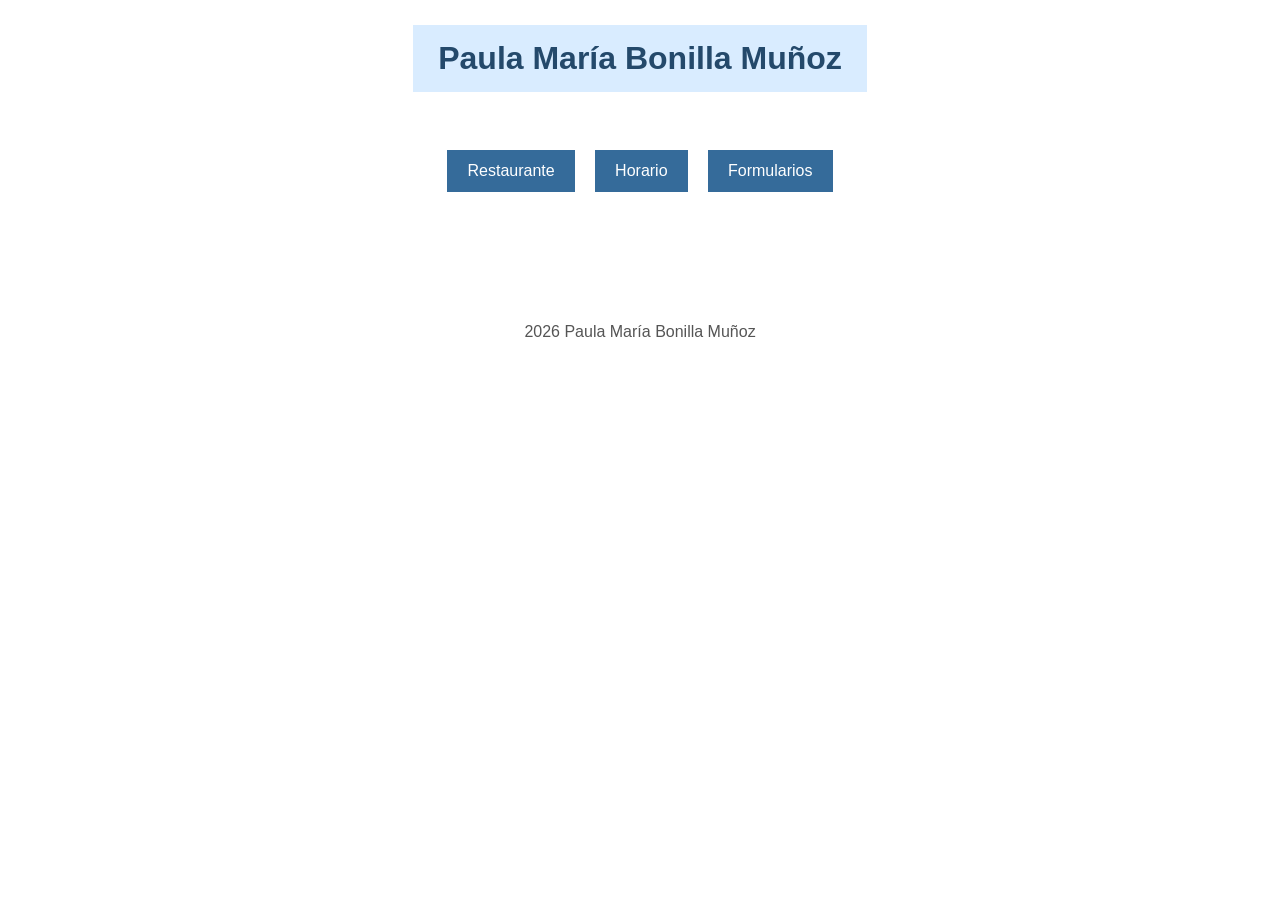
<file: index.html>
<!DOCTYPE html>
<html lang="es">
<head>
    <meta charset="UTF-8">
    <meta name="viewport" content="width=device-width, initial-scale=1.0">
    <link rel="stylesheet" type="text/css" href="estilos.css">
    <meta name="author" content="Paula María Bonilla Muñoz">
    <meta name="description" content="Menú principal">
    <meta name="keywords" content="Paula, restaurante, horario, formularios">
    <title>SMR-2-Paula</title>
</head>
<body>
    <header>
        <h1>Paula María Bonilla Muñoz</h1>
    </header>
    <nav>
        <a href="restaurante/Restaurante Donna.html">Restaurante</a>
        <a href="horario/tablas.html">Horario</a>
        <a href="Formularios/index.html">Formularios</a>
    </nav>
    <main>
    </main>
    <footer>
        <p>2026 Paula María Bonilla Muñoz</p>
    </footer>
</body>
</html>
</file>
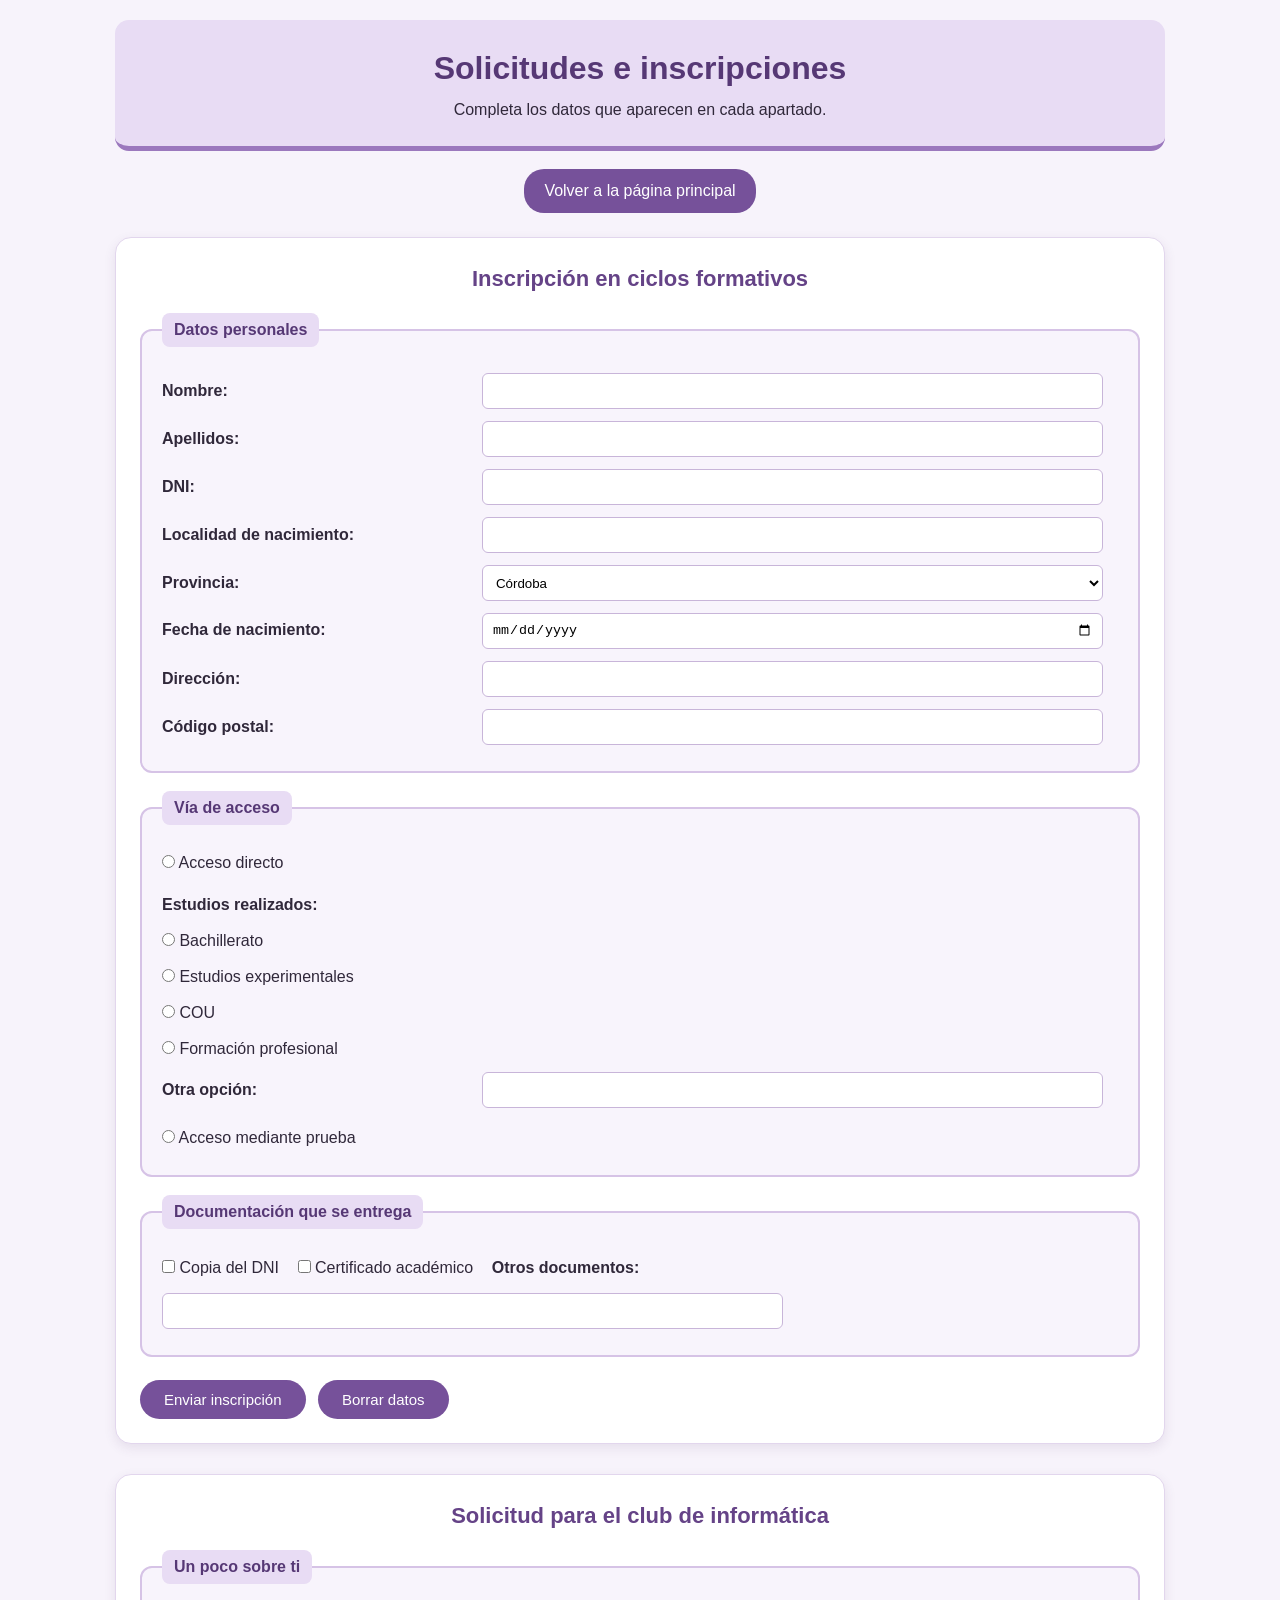
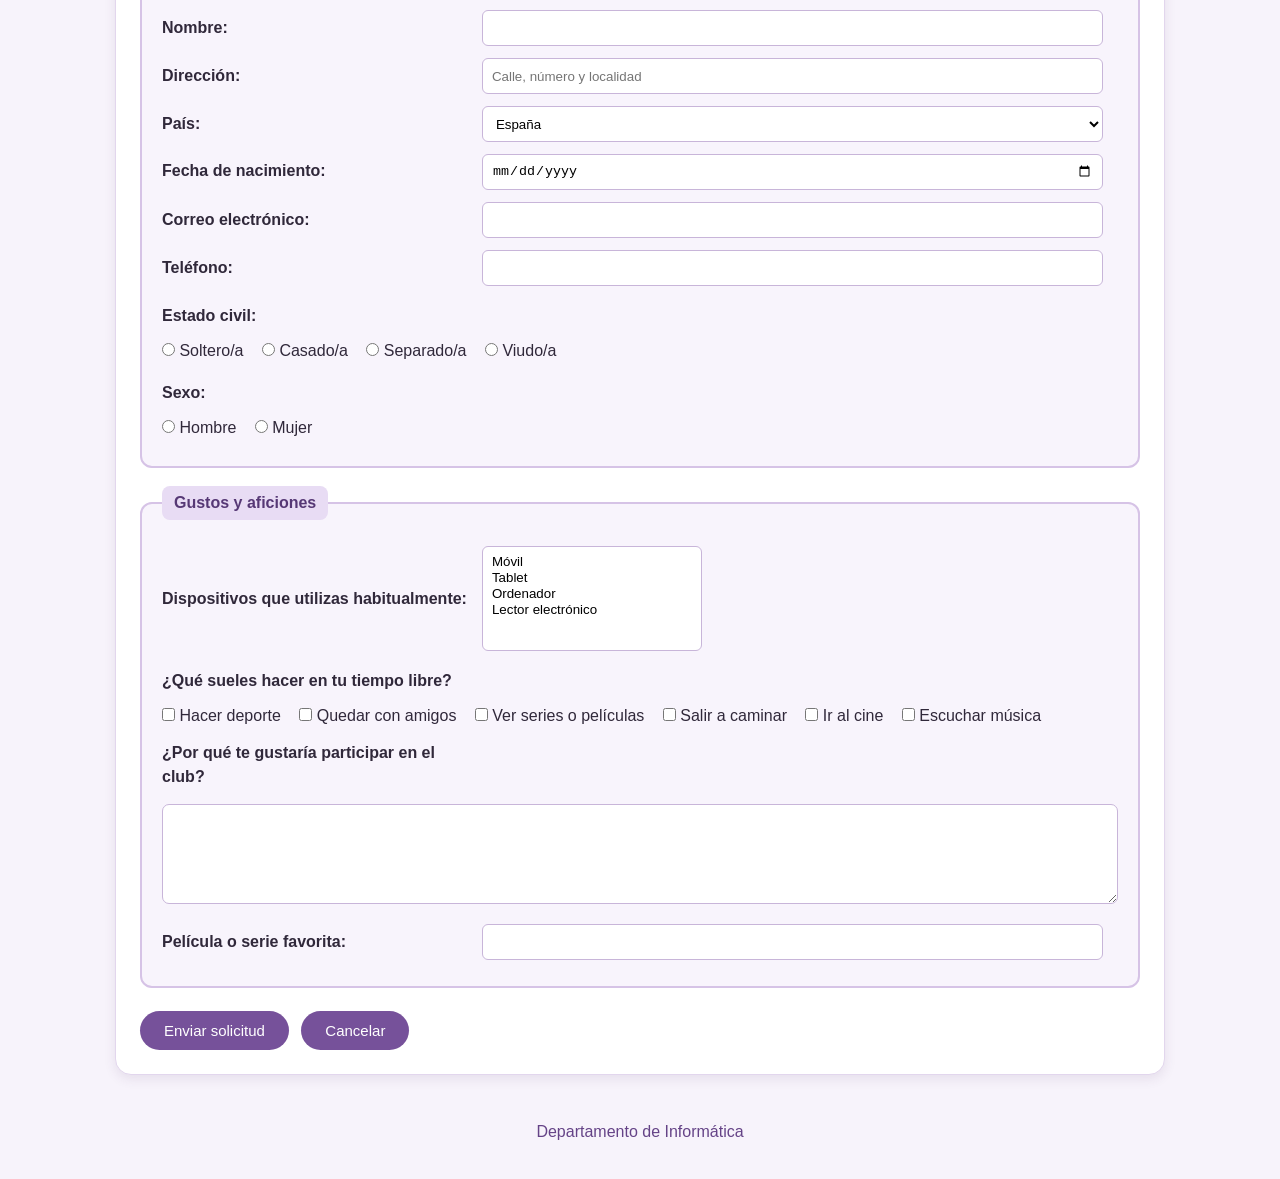
<file: Formularios/index.html>
<!DOCTYPE html>
<html lang="es">
<head>
    <meta charset="UTF-8">
    <meta name="viewport" content="width=device-width, initial-scale=1.0">
    <meta name="author" content="Paula María Bonilla Muñoz">
    <meta name="description" content="Formularios de inscripción y solicitud para el club de informática">
    <meta name="keywords" content="formularios, inscripción, informática">
    <link rel="stylesheet" href="css/styles.css">
    <title>Formularios</title>
</head>
<body>
<header>
    <h1>Solicitudes e inscripciones</h1>
    <p>Completa los datos que aparecen en cada apartado.</p>
</header>
<nav>
    <a href="../index.html">Volver a la página principal</a>
</nav>
<main>
    <section>
        <h2>Inscripción en ciclos formativos</h2>
        <form action="#" method="get">
            <fieldset>
                <legend>Datos personales</legend>
                <label for="nombre">Nombre:</label>
                <input type="text" id="nombre" name="nombre" required>
                <label for="apellidos">Apellidos:</label>
                <input type="text" id="apellidos" name="apellidos" required>
                <label for="dni">DNI:</label>
                <input type="text" id="dni" name="dni">
                <label for="localidad">Localidad de nacimiento:</label>
                <input type="text" id="localidad" name="localidad">
                <label for="provincia">Provincia:</label>
                <select id="provincia" name="provincia">
                    <option value="cordoba">Córdoba</option>
                    <option value="huelva">Huelva</option>
                    <option value="sevilla">Sevilla</option>
                    <option value="malaga">Málaga</option>
                    <option value="jaen">Jaén</option>
                    <option value="granada">Granada</option>
                    <option value="cadiz">Cádiz</option>
                    <option value="almeria">Almería</option>
                </select>
                <label for="fecha">Fecha de nacimiento:</label>
                <input type="date" id="fecha" name="fecha">
                <label for="direccion">Dirección:</label>
                <input type="text" id="direccion" name="direccion">
                <label for="codigo">Código postal:</label>
                <input type="text" id="codigo" name="codigo" inputmode="numeric">
            </fieldset>
            <fieldset>
                <legend>Vía de acceso</legend>
                <label><input type="radio" name="acceso" value="directo" required> Acceso directo</label>
                <p>Estudios realizados:</p>
                <p><label><input type="radio" name="modalidad" value="bachillerato"> Bachillerato</label></p>
                <p><label><input type="radio" name="modalidad" value="experimental"> Estudios experimentales</label></p>
                <p><label><input type="radio" name="modalidad" value="cou"> COU</label></p>
                <p><label><input type="radio" name="modalidad" value="fp2"> Formación profesional</label></p>
                <label for="otros">Otra opción:</label>
                <input type="text" id="otros" name="otros">
                <p><label><input type="radio" name="acceso" value="prueba"> Acceso mediante prueba</label></p>
            </fieldset>
            <fieldset>
                <legend>Documentación que se entrega</legend>
                <label><input type="checkbox" name="documentos" value="dni"> Copia del DNI</label>
                <label><input type="checkbox" name="documentos" value="certificado"> Certificado académico</label>
                <label for="documentosOtros">Otros documentos:</label>
                <input type="text" id="documentosOtros" name="documentosOtros">
            </fieldset>
            <button type="submit">Enviar inscripción</button>
            <button type="reset">Borrar datos</button>
        </form>
    </section>

    <section>
        <h2>Solicitud para el club de informática</h2>
        <form action="#" method="get">
            <fieldset>
                <legend>Un poco sobre ti</legend>
                <label for="clubNombre">Nombre:</label>
                <input type="text" id="clubNombre" name="nombre" required>
                <label for="domicilio">Dirección:</label>
                <input type="text" id="domicilio" name="domicilio" placeholder="Calle, número y localidad">
                <label for="pais">País:</label>
                <select id="pais" name="pais">
                    <option>España</option>
                    <option>Portugal</option>
                    <option>Francia</option>
                    <option>Italia</option>
                    <option>Otro</option>
                </select>
                <label for="clubFecha">Fecha de nacimiento:</label>
                <input type="date" id="clubFecha" name="fecha">
                <label for="correo">Correo electrónico:</label>
                <input type="email" id="correo" name="correo" required>
                <label for="telefono">Teléfono:</label>
                <input type="tel" id="telefono" name="telefono">
                <p>Estado civil:</p>
                <label><input type="radio" name="estadoCivil" value="soltero"> Soltero/a</label>
                <label><input type="radio" name="estadoCivil" value="casado"> Casado/a</label>
                <label><input type="radio" name="estadoCivil" value="separado"> Separado/a</label>
                <label><input type="radio" name="estadoCivil" value="viudo"> Viudo/a</label>
                <p>Sexo:</p>
                <label><input type="radio" name="sexo" value="hombre"> Hombre</label>
                <label><input type="radio" name="sexo" value="mujer"> Mujer</label>
            </fieldset>
            <fieldset>
                <legend>Gustos y aficiones</legend>
                <label for="dispositivos">Dispositivos que utilizas habitualmente:</label>
                <select id="dispositivos" name="dispositivos" multiple size="4">
                    <option>Móvil</option>
                    <option>Tablet</option>
                    <option>Ordenador</option>
                    <option>Lector electrónico</option>
                </select>
                <p>¿Qué sueles hacer en tu tiempo libre?</p>
                <label><input type="checkbox" name="actividades" value="deporte"> Hacer deporte</label>
                <label><input type="checkbox" name="actividades" value="amigos"> Quedar con amigos</label>
                <label><input type="checkbox" name="actividades" value="series"> Ver series o películas</label>
                <label><input type="checkbox" name="actividades" value="senderismo"> Salir a caminar</label>
                <label><input type="checkbox" name="actividades" value="cine"> Ir al cine</label>
                <label><input type="checkbox" name="actividades" value="musica"> Escuchar música</label>
                <label for="motivo">¿Por qué te gustaría participar en el club?</label>
                <textarea id="motivo" name="motivo" rows="4"></textarea>
                <label for="pelicula">Película o serie favorita:</label>
                <input type="text" id="pelicula" name="pelicula">
            </fieldset>
            <button type="submit">Enviar solicitud</button>
            <button type="reset">Cancelar</button>
        </form>
    </section>
</main>
<footer>
    <p>Departamento de Informática</p>
</footer>
</body>
</html>
</file>
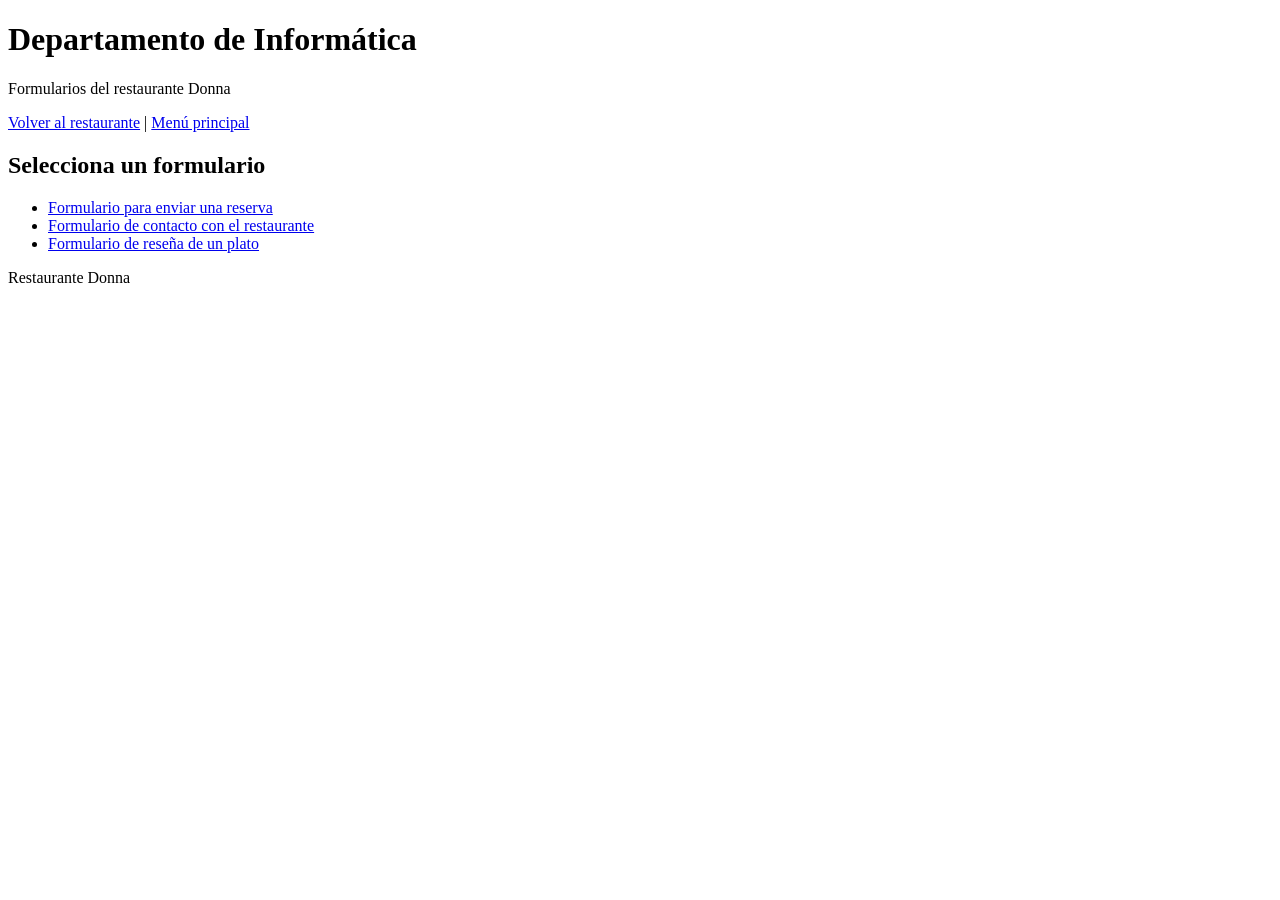
<file: restaurante/Departamento de Informática/index.html>
<!DOCTYPE html>
<html lang="es">
<head>
    <meta charset="UTF-8">
    <meta name="author" content="Paula María Bonilla Muñoz">
    <meta name="description" content="Acceso a los formularios del restaurante Donna">
    <meta name="keywords" content="Donna, reserva, contacto, reseña">
    <title>Formularios de Donna</title>
</head>
<body>
<header><h1>Departamento de Informática</h1><p>Formularios del restaurante Donna</p></header>
<nav><a href="../Restaurante Donna.html">Volver al restaurante</a> | <a href="../../index.html">Menú principal</a></nav>
<main>
    <h2>Selecciona un formulario</h2>
    <ul>
        <li><a href="reserva.html">Formulario para enviar una reserva</a></li>
        <li><a href="contacto.html">Formulario de contacto con el restaurante</a></li>
        <li><a href="resena.html">Formulario de reseña de un plato</a></li>
    </ul>
</main>
<footer><p>Restaurante Donna</p></footer>
</body>
</html>
</file>
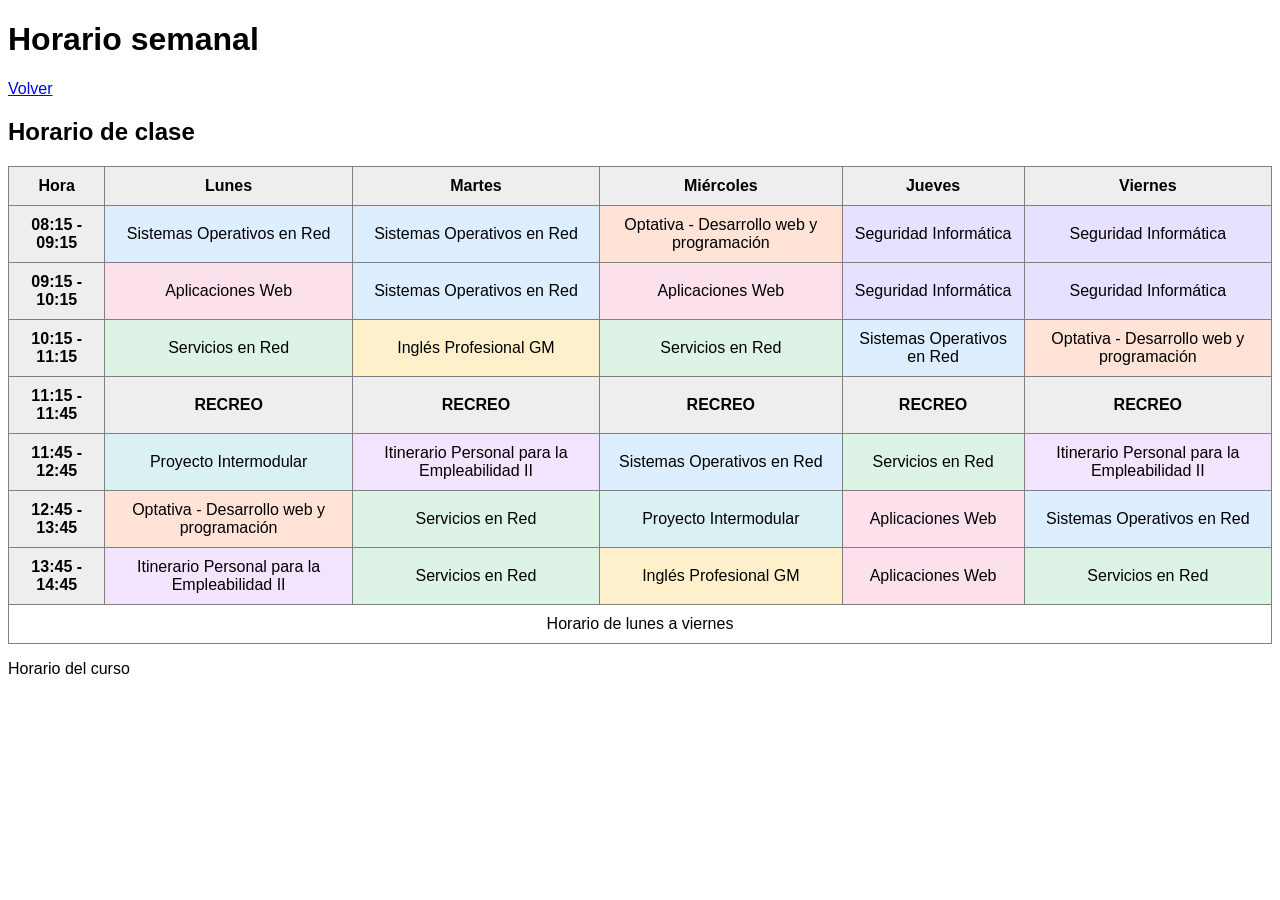
<file: horario/tablas.html>
<!DOCTYPE html>
<html lang="es">
<head>
    <meta charset="UTF-8">
    <link rel="stylesheet" type="text/css" href="estilos.css">
    <meta name="author" content="Tu nombre">
    <meta name="description" content="Horario semanal del curso">
    <meta name="keywords" content="horario, curso, asignaturas">
    <title>Horario del curso</title>
</head>
<body>

    <header>
        <h1>Horario semanal</h1>
    </header>

    <nav>
        <a href="../index.html">Volver</a>
    </nav>

    <main>
        <h2>Horario de clase</h2>

        <table border="1">
            <thead>
                <tr>
                    <th>Hora</th>
                    <th>Lunes</th>
                    <th>Martes</th>
                    <th>Miércoles</th>
                    <th>Jueves</th>
                    <th>Viernes</th>
                </tr>
            </thead>

            <tbody>
                <tr>
                    <th>08:15 - 09:15</th>
                    <td class="sistemas">Sistemas Operativos en Red</td>
                    <td class="sistemas">Sistemas Operativos en Red</td>
                    <td class="optativa">Optativa - Desarrollo web y programación</td>
                    <td class="seguridad">Seguridad Informática</td>
                    <td class="seguridad">Seguridad Informática</td>
                </tr>

                <tr>
                    <th>09:15 - 10:15</th>
                    <td class="aplicaciones">Aplicaciones Web</td>
                    <td class="sistemas">Sistemas Operativos en Red</td>
                    <td class="aplicaciones">Aplicaciones Web</td>
                    <td class="seguridad">Seguridad Informática</td>
                    <td class="seguridad">Seguridad Informática</td>
                </tr>

                <tr>
                    <th>10:15 - 11:15</th>
                    <td class="servicios">Servicios en Red</td>
                    <td class="ingles">Inglés Profesional GM</td>
                    <td class="servicios">Servicios en Red</td>
                    <td class="sistemas">Sistemas Operativos en Red</td>
                    <td class="optativa">Optativa - Desarrollo web y programación</td>
                </tr>

                <tr>
                    <th>11:15 - 11:45</th>
                    <td class="recreo">RECREO</td>
                    <td class="recreo">RECREO</td>
                    <td class="recreo">RECREO</td>
                    <td class="recreo">RECREO</td>
                    <td class="recreo">RECREO</td>
                </tr>

                <tr>
                    <th>11:45 - 12:45</th>
                    <td class="proyecto">Proyecto Intermodular</td>
                    <td class="itinerario">Itinerario Personal para la Empleabilidad II</td>
                    <td class="sistemas">Sistemas Operativos en Red</td>
                    <td class="servicios">Servicios en Red</td>
                    <td class="itinerario">Itinerario Personal para la Empleabilidad II</td>
                </tr>

                <tr>
                    <th>12:45 - 13:45</th>
                    <td class="optativa">Optativa - Desarrollo web y programación</td>
                    <td class="servicios">Servicios en Red</td>
                    <td class="proyecto">Proyecto Intermodular</td>
                    <td class="aplicaciones">Aplicaciones Web</td>
                    <td class="sistemas">Sistemas Operativos en Red</td>
                </tr>

                <tr>
                    <th>13:45 - 14:45</th>
                    <td class="itinerario">Itinerario Personal para la Empleabilidad II</td>
                    <td class="servicios">Servicios en Red</td>
                    <td class="ingles">Inglés Profesional GM</td>
                    <td class="aplicaciones">Aplicaciones Web</td>
                    <td class="servicios">Servicios en Red</td>
                </tr>
            </tbody>

            <tfoot>
                <tr>
                    <td colspan="6">Horario de lunes a viernes</td>
                </tr>
            </tfoot>
        </table>
    </main>

    <footer>
        <p>Horario del curso</p>
    </footer>

</body>
</html>
</file>
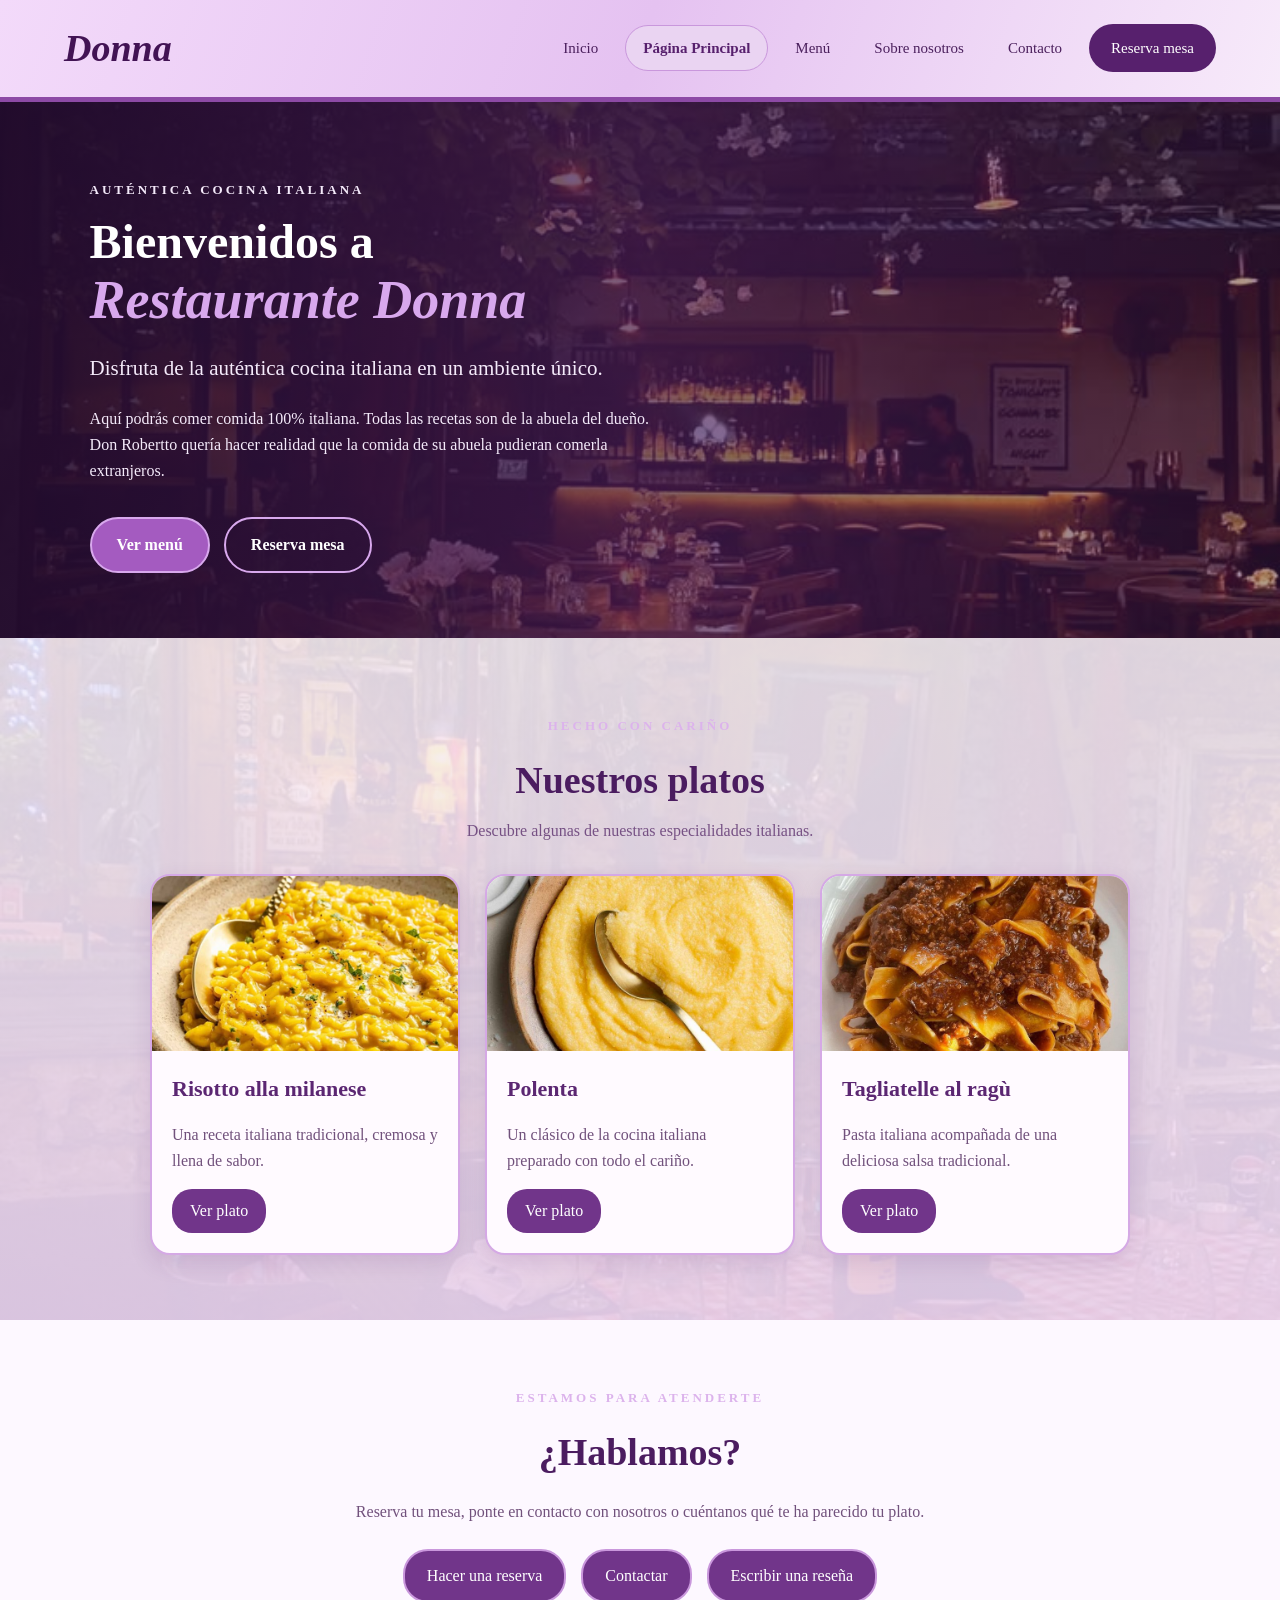
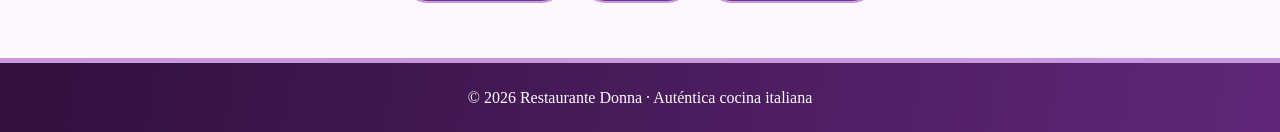
<file: restaurante/Restaurante Donna.html>
<!DOCTYPE html>
<html lang="es">
<head>
    <meta charset="UTF-8">
    <meta name="viewport" content="width=device-width, initial-scale=1.0">
    <link rel="stylesheet" type="text/css" href="estilos.css">
    <meta name="author" content="Paula María Bonilla Muñoz">
    <meta name="description" content="Página principal del restaurante italiano Donna">
    <meta name="keywords" content="Donna, restaurante, comida italiana, menú, reserva, contacto">
    <title>Restaurante Donna</title>
</head>
<body>
<header class="cabecera">
    <a class="logo" href="Restaurante Donna.html">Donna</a>
    <nav>
        <a href="Restaurante Donna.html">Inicio</a>
        <a class="enlace-principal" href="../index.html">Página Principal</a>
        <a href="#platos">Menú</a>
        <a href="#nosotros">Sobre nosotros</a>
        <a href="#contacto">Contacto</a>
        <a class="boton-reserva" href="Departamento%20de%20Inform%C3%A1tica/reserva.html">Reserva mesa</a>
    </nav>
</header>

<main>
    <section class="portada" id="nosotros">
        <div class="texto-portada">
            <p class="subtitulo">AUTÉNTICA COCINA ITALIANA</p>
            <h1>Bienvenidos a <span>Restaurante Donna</span></h1>
            <p class="descripcion">Disfruta de la auténtica cocina italiana en un ambiente único.</p>
            <p>Aquí podrás comer comida 100% italiana. Todas las recetas son de la abuela del dueño. Don Robertto quería hacer realidad que la comida de su abuela pudieran comerla extranjeros.</p>
            <a class="boton-principal" href="#platos">Ver menú</a>
            <a class="boton-secundario" href="Departamento%20de%20Inform%C3%A1tica/reserva.html">Reserva mesa</a>
        </div>
        <div class="imagen-portada">
            <img src="Imagenes/Donna.png" alt="Restaurante Donna">
        </div>
    </section>

    <section class="platos" id="platos">
        <p class="subtitulo centrado">HECHO CON CARIÑO</p>
        <h2>Nuestros platos</h2>
        <p class="introduccion">Descubre algunas de nuestras especialidades italianas.</p>
        <div class="tarjetas-platos">
            <article class="tarjeta">
                <img src="Imagenes/Risotto%20alla%20Milanese%20-%20The%20Defined%20Dish.jfif" alt="Risotto alla milanese">
                <div class="contenido-tarjeta">
                    <h3>Risotto alla milanese</h3>
                    <p>Una receta italiana tradicional, cremosa y llena de sabor.</p>
                    <a href="Menu/Risoto/Risoto.html">Ver plato</a>
                </div>
            </article>
            <article class="tarjeta">
                <img src="Imagenes/polenta.jpg" alt="Polenta italiana">
                <div class="contenido-tarjeta">
                    <h3>Polenta</h3>
                    <p>Un clásico de la cocina italiana preparado con todo el cariño.</p>
                    <a href="Menu/Polenta/Polenta.html">Ver plato</a>
                </div>
            </article>
            <article class="tarjeta">
                <img src="Imagenes/tagliatelle.jpg" alt="Tagliatelle al ragù">
                <div class="contenido-tarjeta">
                    <h3>Tagliatelle al ragù</h3>
                    <p>Pasta italiana acompañada de una deliciosa salsa tradicional.</p>
                    <a href="Menu/Tagliatelle%20Al%20Rag%C3%B9/TagliatelleAlRag.html">Ver plato</a>
                </div>
            </article>
        </div>
    </section>

    <section class="formularios" id="contacto">
        <p class="subtitulo centrado">ESTAMOS PARA ATENDERTE</p>
        <h2>¿Hablamos?</h2>
        <p>Reserva tu mesa, ponte en contacto con nosotros o cuéntanos qué te ha parecido tu plato.</p>
        <div class="enlaces-formularios">
            <a href="Departamento%20de%20Inform%C3%A1tica/reserva.html">Hacer una reserva</a>
            <a href="Departamento%20de%20Inform%C3%A1tica/contacto.html">Contactar</a>
            <a href="Departamento%20de%20Inform%C3%A1tica/resena.html">Escribir una reseña</a>
        </div>
    </section>
</main>

<footer>
    <p>© 2026 Restaurante Donna · Auténtica cocina italiana</p>
</footer>
</body>
</html>
</file>
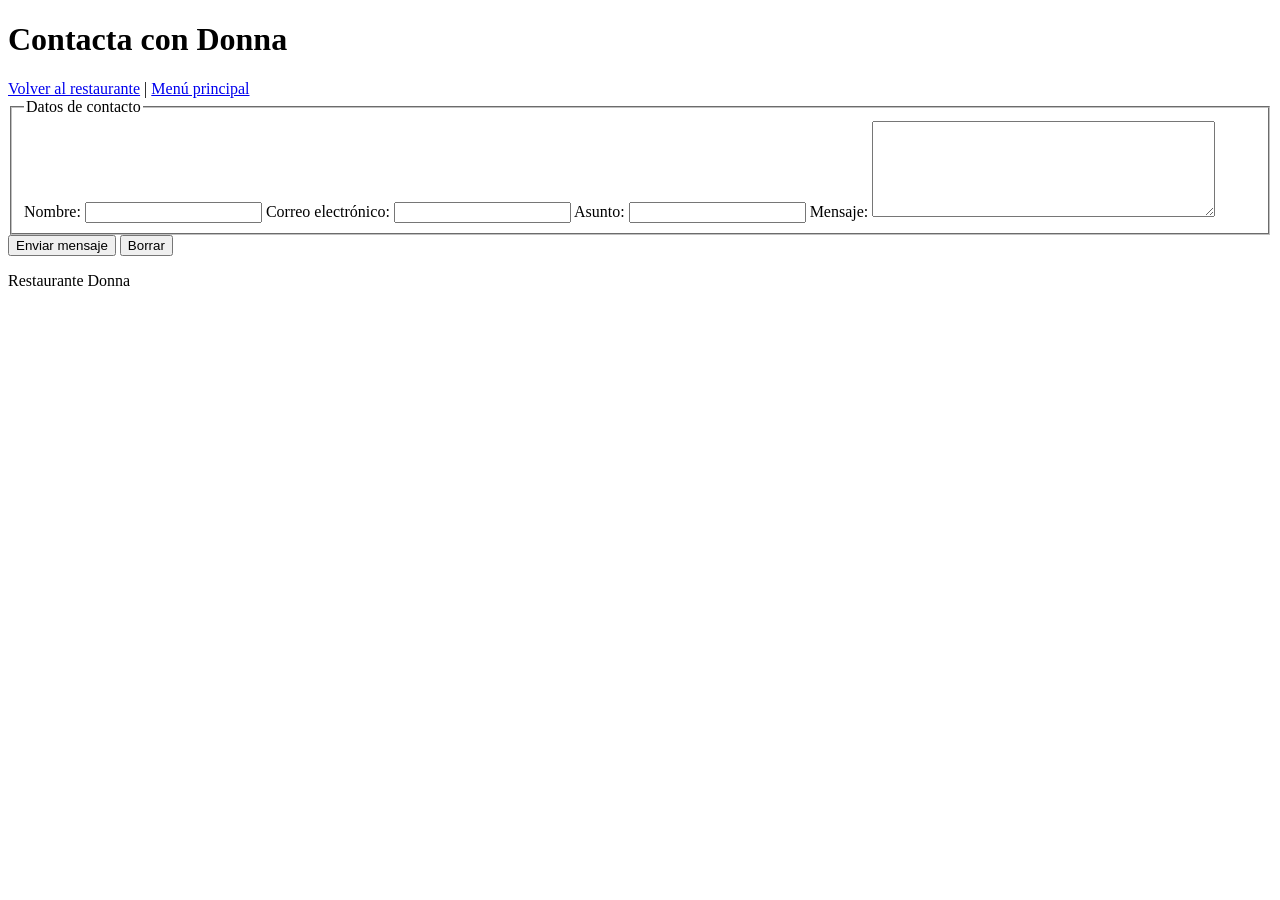
<file: restaurante/Departamento de Informática/contacto.html>
<!DOCTYPE html>
<html lang="es">
<head>
    <meta charset="UTF-8">
    <meta name="author" content="Paula María Bonilla Muñoz">
    <meta name="description" content="Formulario de contacto del restaurante Donna">
    <meta name="keywords" content="Donna, restaurante, contacto">
    <title>Contacto - Restaurante Donna</title>

</head>
<body>
<header><h1>Contacta con Donna</h1></header>
<nav>
    <a href="../Restaurante Donna.html">Volver al restaurante</a> |
    <a href="../../index.html">Menú principal</a>
</nav>
<main>
    <form action="#" method="get">
        <fieldset>
            <legend>Datos de contacto</legend>
            <label for="nombre">Nombre:</label>
            <input type="text" id="nombre" name="nombre" required>
            <label for="correo">Correo electrónico:</label>
            <input type="email" id="correo" name="correo" required>
            <label for="asunto">Asunto:</label>
            <input type="text" id="asunto" name="asunto" required>
            <label for="mensaje">Mensaje:</label>
            <textarea id="mensaje" name="mensaje" rows="6" cols="40" required></textarea>
        </fieldset>
        <button type="submit">Enviar mensaje</button>
        <button type="reset">Borrar</button>
    </form>
</main>
<footer><p>Restaurante Donna</p></footer>
</body>
</html>
</file>
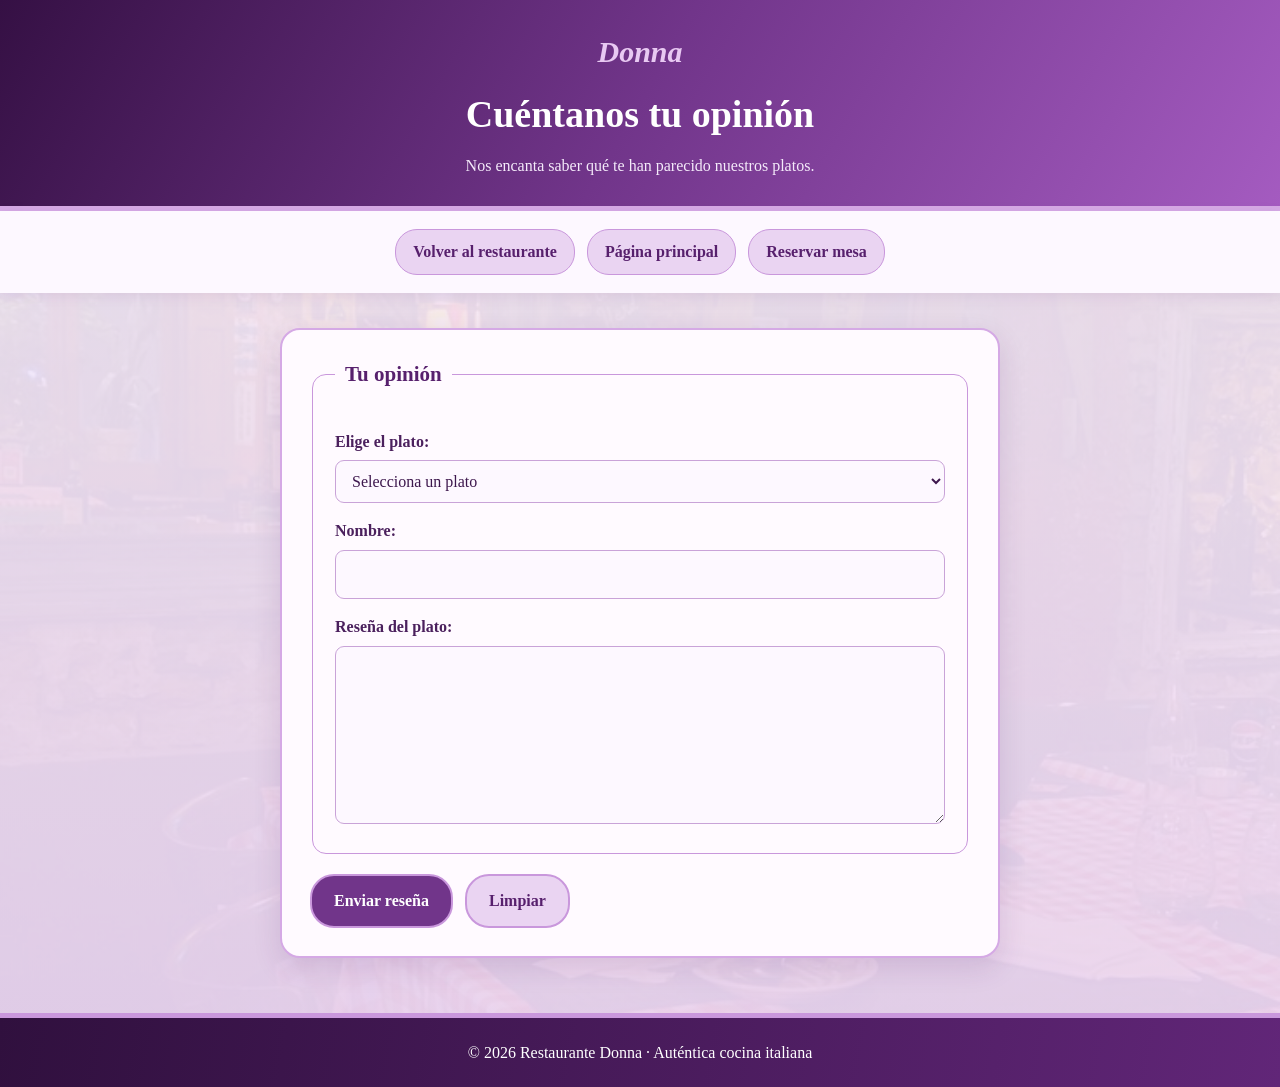
<file: restaurante/Departamento de Informática/resena.html>
<!DOCTYPE html>
<html lang="es">
<head>
    <meta charset="UTF-8">
    <meta name="viewport" content="width=device-width, initial-scale=1.0">
    <meta name="author" content="Paula María Bonilla Muñoz">
    <meta name="description" content="Formulario para valorar un plato del restaurante Donna">
    <meta name="keywords" content="Donna, restaurante, reseña, platos">
    <link rel="stylesheet" href="../estilos.css">
    <title>Reseña de un plato - Restaurante Donna</title>
</head>
<body class="pagina-formulario">
<header class="cabecera-formulario">
    <a class="logo" href="../Restaurante%20Donna.html">Donna</a>
    <h1>Cuéntanos tu opinión</h1>
    <p>Nos encanta saber qué te han parecido nuestros platos.</p>
</header>
<nav class="nav-formulario">
    <a href="../Restaurante%20Donna.html">Volver al restaurante</a>
    <a href="../../index.html">Página principal</a>
    <a href="reserva.html">Reservar mesa</a>
</nav>
<main class="contenido-formulario">
    <form class="formulario-donna" action="#" method="get">
        <fieldset>
            <legend>Tu opinión</legend>
            <label for="plato">Elige el plato:</label>
            <select id="plato" name="plato" required>
                <option value="">Selecciona un plato</option>
                <option value="risoto">Risotto alla milanese</option>
                <option value="polenta">Polenta</option>
                <option value="tagliatelle">Tagliatelle al ragù</option>
            </select>
            <label for="nombre">Nombre:</label>
            <input type="text" id="nombre" name="nombre" required>
            <label for="resena">Reseña del plato:</label>
            <textarea id="resena" name="resena" rows="6" required></textarea>
        </fieldset>
        <div class="acciones-formulario">
            <button type="submit">Enviar reseña</button>
            <button type="reset" class="boton-limpiar">Limpiar</button>
        </div>
    </form>
</main>
<footer class="pie-formulario"><p>© 2026 Restaurante Donna · Auténtica cocina italiana</p></footer>
</body>
</html>
</file>
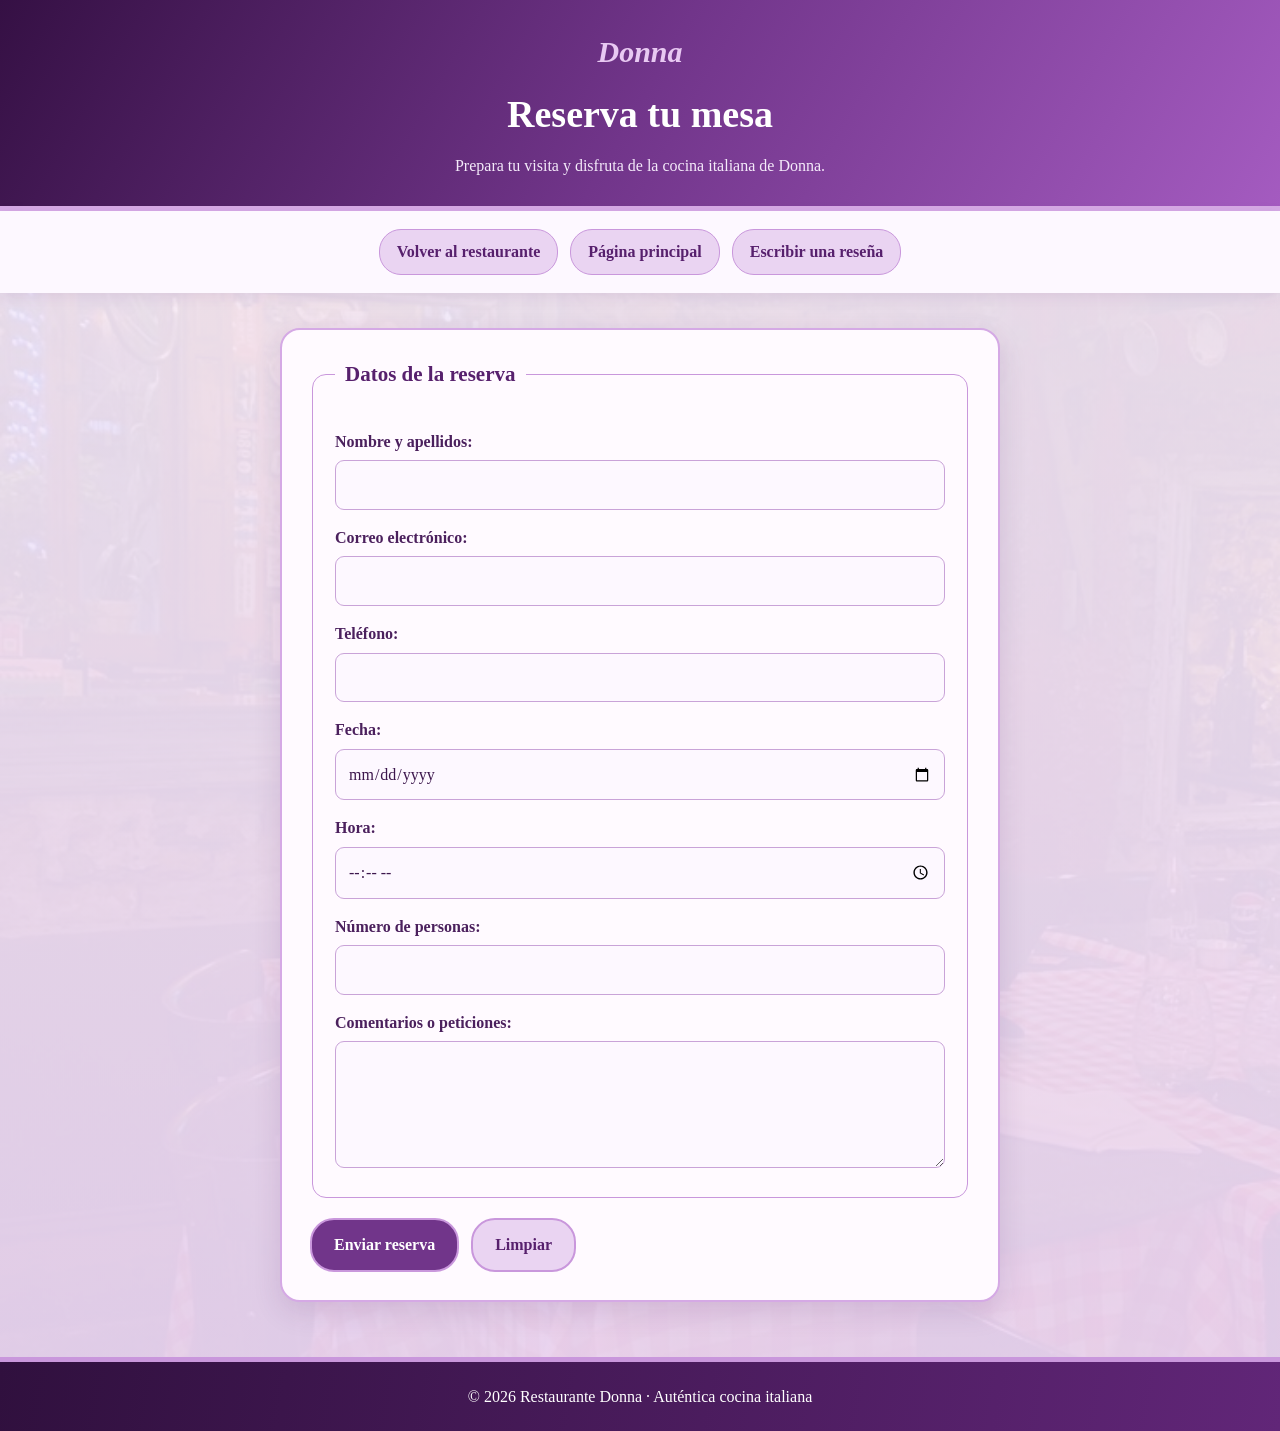
<file: restaurante/Departamento de Informática/reserva.html>
<!DOCTYPE html>
<html lang="es">
<head>
    <meta charset="UTF-8">
    <meta name="viewport" content="width=device-width, initial-scale=1.0">
    <meta name="author" content="Paula María Bonilla Muñoz">
    <meta name="description" content="Formulario para reservar mesa en el restaurante Donna">
    <meta name="keywords" content="Donna, restaurante, reserva, mesa">
    <link rel="stylesheet" href="../estilos.css">
    <title>Reserva - Restaurante Donna</title>
</head>
<body class="pagina-formulario">
<header class="cabecera-formulario">
    <a class="logo" href="../Restaurante%20Donna.html">Donna</a>
    <h1>Reserva tu mesa</h1>
    <p>Prepara tu visita y disfruta de la cocina italiana de Donna.</p>
</header>
<nav class="nav-formulario">
    <a href="../Restaurante%20Donna.html">Volver al restaurante</a>
    <a href="../../index.html">Página principal</a>
    <a href="resena.html">Escribir una reseña</a>
</nav>
<main class="contenido-formulario">
    <form class="formulario-donna" action="#" method="get">
        <fieldset>
            <legend>Datos de la reserva</legend>
            <label for="nombre">Nombre y apellidos:</label>
            <input type="text" id="nombre" name="nombre" required>
            <label for="correo">Correo electrónico:</label>
            <input type="email" id="correo" name="correo" required>
            <label for="telefono">Teléfono:</label>
            <input type="tel" id="telefono" name="telefono" required>
            <label for="fecha">Fecha:</label>
            <input type="date" id="fecha" name="fecha" required>
            <label for="hora">Hora:</label>
            <input type="time" id="hora" name="hora" required>
            <label for="personas">Número de personas:</label>
            <input type="number" id="personas" name="personas" min="1" max="20" required>
            <label for="comentarios">Comentarios o peticiones:</label>
            <textarea id="comentarios" name="comentarios" rows="4"></textarea>
        </fieldset>
        <div class="acciones-formulario">
            <button type="submit">Enviar reserva</button>
            <button type="reset" class="boton-limpiar">Limpiar</button>
        </div>
    </form>
</main>
<footer class="pie-formulario"><p>© 2026 Restaurante Donna · Auténtica cocina italiana</p></footer>
</body>
</html>
</file>
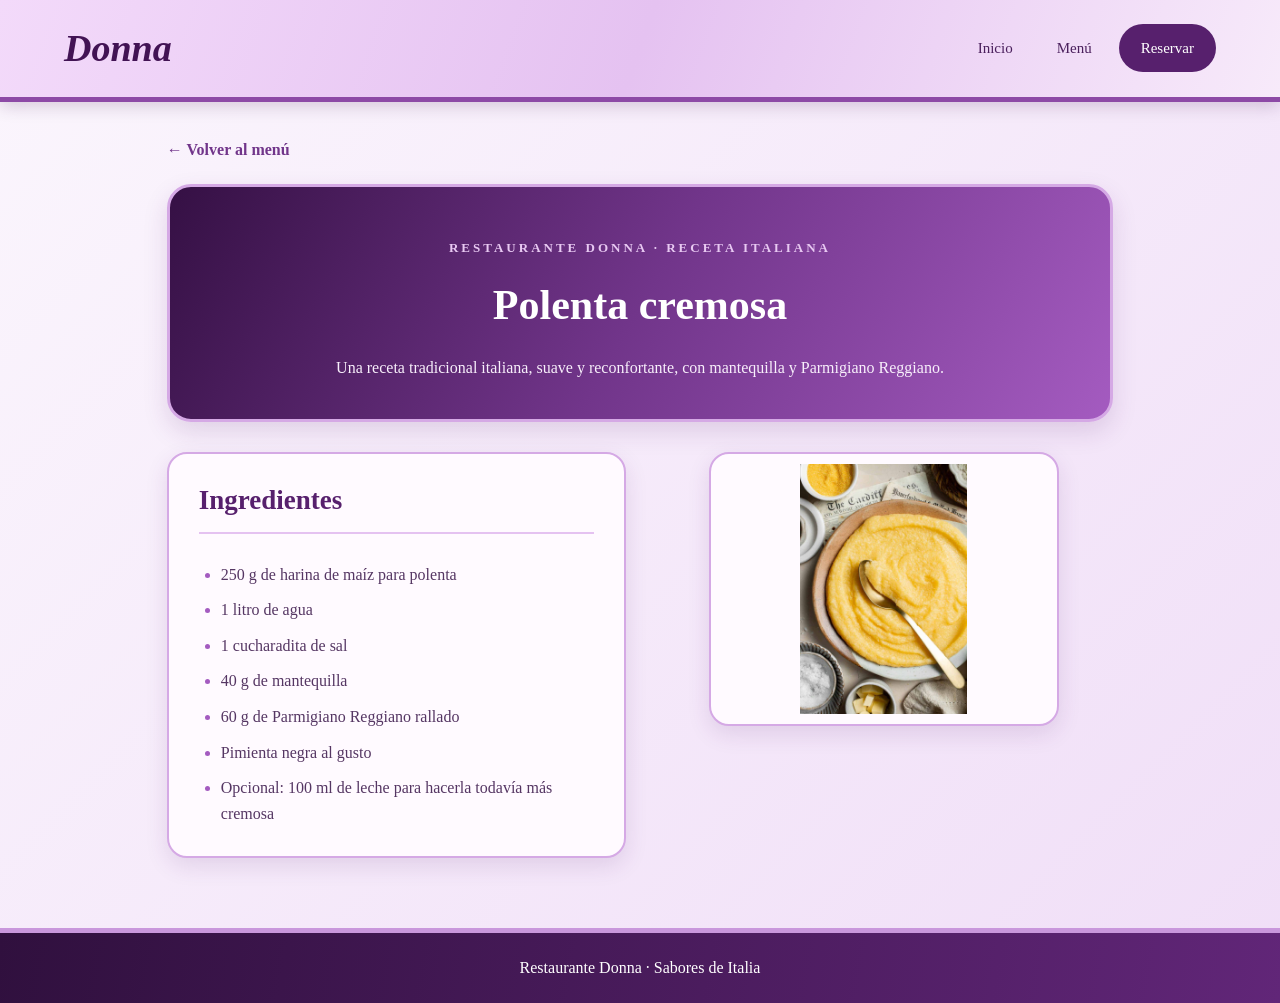
<file: restaurante/Menu/Polenta/Polenta.html>
<!DOCTYPE html>
<html lang="es">
<head>
<meta charset="UTF-8">
<meta name="viewport" content="width=device-width, initial-scale=1.0">
<title>Polenta cremosa - Restaurante Donna</title>
<link rel="stylesheet" href="../../estilos.css">
</head>
<body class="pagina-receta">
<header class="cabecera">
<a class="logo" href="../../Restaurante Donna.html">Donna</a>
<nav><a href="../../Restaurante Donna.html">Inicio</a><a href="../../Restaurante Donna.html#platos">Menú</a><a class="boton-reserva" href="../../Departamento%20de%20Inform%C3%A1tica/reserva.html">Reservar</a></nav>
</header>
<main class="receta">
<a class="volver-receta" href="../../Restaurante Donna.html#platos">← Volver al menú</a>
<section class="receta-cabecera">
<p class="subtitulo">RESTAURANTE DONNA · RECETA ITALIANA</p>
<h1>Polenta cremosa</h1>
<p>Una receta tradicional italiana, suave y reconfortante, con mantequilla y Parmigiano Reggiano.</p>
</section>
<section class="receta-contenido">
<div class="ingredientes-receta">
<h2>Ingredientes</h2>
<ul>
<li>250 g de harina de maíz para polenta</li>
<li>1 litro de agua</li>
<li>1 cucharadita de sal</li>
<li>40 g de mantequilla</li>
<li>60 g de Parmigiano Reggiano rallado</li>
<li>Pimienta negra al gusto</li>
<li>Opcional: 100 ml de leche para hacerla todavía más cremosa</li>
</ul>
</div>
<div class="foto-receta"><img src="images/image1.jpg" alt="Polenta cremosa"></div>
</section>
</main>
<footer><p>Restaurante Donna · Sabores de Italia</p></footer>
</body>
</html>
</file>
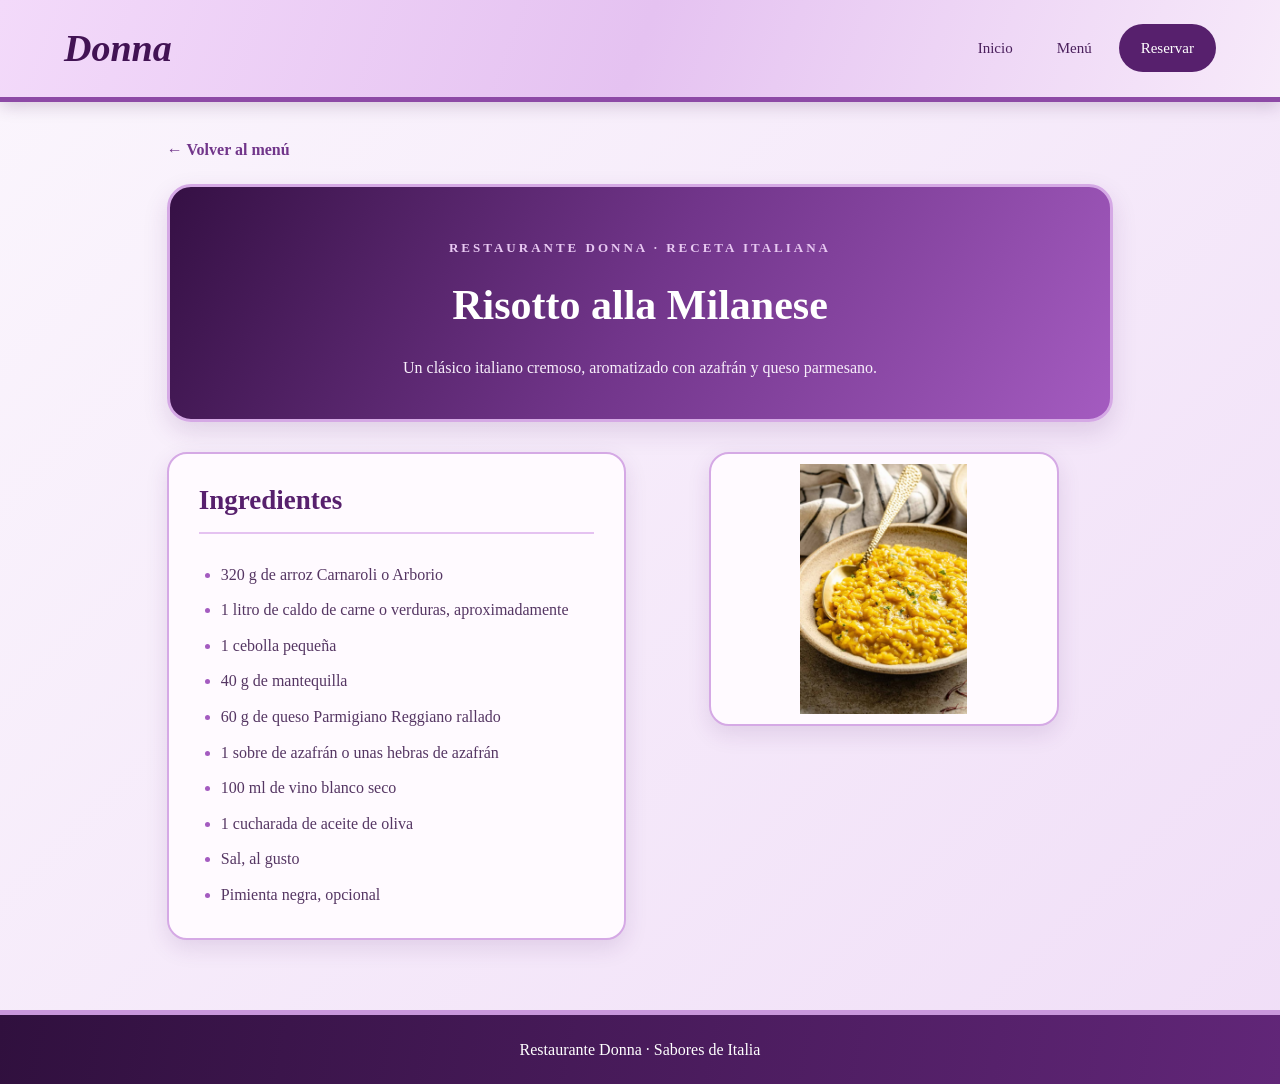
<file: restaurante/Menu/Risoto/Risoto.html>
<!DOCTYPE html>
<html lang="es">
<head>
<meta charset="UTF-8">
<meta name="viewport" content="width=device-width, initial-scale=1.0">
<title>Risotto alla Milanese - Restaurante Donna</title>
<link rel="stylesheet" href="../../estilos.css">
</head>
<body class="pagina-receta">
<header class="cabecera">
<a class="logo" href="../../Restaurante Donna.html">Donna</a>
<nav><a href="../../Restaurante Donna.html">Inicio</a><a href="../../Restaurante Donna.html#platos">Menú</a><a class="boton-reserva" href="../../Departamento%20de%20Inform%C3%A1tica/reserva.html">Reservar</a></nav>
</header>
<main class="receta">
<a class="volver-receta" href="../../Restaurante Donna.html#platos">← Volver al menú</a>
<section class="receta-cabecera">
<p class="subtitulo">RESTAURANTE DONNA · RECETA ITALIANA</p>
<h1>Risotto alla Milanese</h1>
<p>Un clásico italiano cremoso, aromatizado con azafrán y queso parmesano.</p>
</section>
<section class="receta-contenido">
<div class="ingredientes-receta">
<h2>Ingredientes</h2>
<ul>
<li>320 g de arroz Carnaroli o Arborio</li>
<li>1 litro de caldo de carne o verduras, aproximadamente</li>
<li>1 cebolla pequeña</li>
<li>40 g de mantequilla</li>
<li>60 g de queso Parmigiano Reggiano rallado</li>
<li>1 sobre de azafrán o unas hebras de azafrán</li>
<li>100 ml de vino blanco seco</li>
<li>1 cucharada de aceite de oliva</li>
<li>Sal, al gusto</li>
<li>Pimienta negra, opcional</li>
</ul>
</div>
<div class="foto-receta"><img src="images/image1.jpg" alt="Risotto alla Milanese"></div>
</section>
</main>
<footer><p>Restaurante Donna · Sabores de Italia</p></footer>
</body>
</html>
</file>
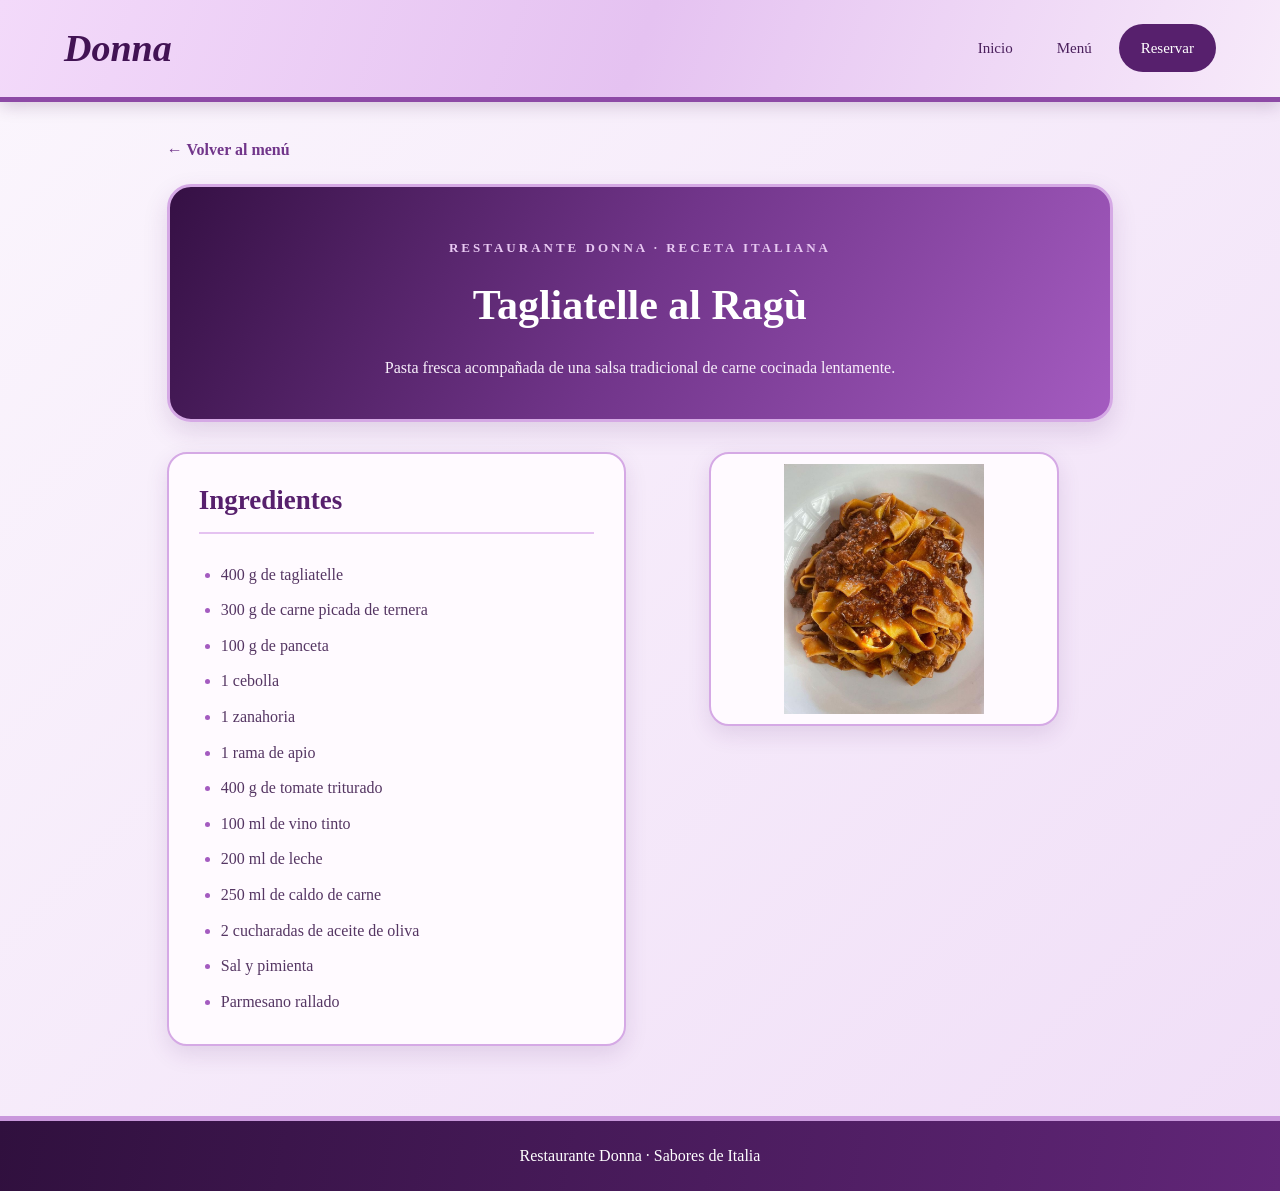
<file: restaurante/Menu/Tagliatelle Al Ragù/TagliatelleAlRag.html>
<!DOCTYPE html>
<html lang="es">
<head>
<meta charset="UTF-8">
<meta name="viewport" content="width=device-width, initial-scale=1.0">
<title>Tagliatelle al Ragù - Restaurante Donna</title>
<link rel="stylesheet" href="../../estilos.css">
</head>
<body class="pagina-receta">
<header class="cabecera">
<a class="logo" href="../../Restaurante Donna.html">Donna</a>
<nav><a href="../../Restaurante Donna.html">Inicio</a><a href="../../Restaurante Donna.html#platos">Menú</a><a class="boton-reserva" href="../../Departamento%20de%20Inform%C3%A1tica/reserva.html">Reservar</a></nav>
</header>
<main class="receta">
<a class="volver-receta" href="../../Restaurante Donna.html#platos">← Volver al menú</a>
<section class="receta-cabecera">
<p class="subtitulo">RESTAURANTE DONNA · RECETA ITALIANA</p>
<h1>Tagliatelle al Ragù</h1>
<p>Pasta fresca acompañada de una salsa tradicional de carne cocinada lentamente.</p>
</section>
<section class="receta-contenido">
<div class="ingredientes-receta">
<h2>Ingredientes</h2>
<ul>
<li>400 g de tagliatelle</li>
<li>300 g de carne picada de ternera</li>
<li>100 g de panceta</li>
<li>1 cebolla</li>
<li>1 zanahoria</li>
<li>1 rama de apio</li>
<li>400 g de tomate triturado</li>
<li>100 ml de vino tinto</li>
<li>200 ml de leche</li>
<li>250 ml de caldo de carne</li>
<li>2 cucharadas de aceite de oliva</li>
<li>Sal y pimienta</li>
<li>Parmesano rallado</li>
</ul>
</div>
<div class="foto-receta"><img src="images/image1.jpg" alt="Tagliatelle al Ragù"></div>
</section>
</main>
<footer><p>Restaurante Donna · Sabores de Italia</p></footer>
</body>
</html>
</file>
<file: estilos.css>
body {
    margin: 0;
    font-family: Arial, sans-serif;
    text-align: center;
    background-color: #ffffff;
    color: #222222;
}

header {
    padding: 25px 10px;
}

header h1 {
    display: inline-block;
    margin: 0;
    padding: 15px 25px;
    background-color: #d9ecff;
    color: #24496b;
}

nav {
    margin: 25px 10px;
}

nav a {
    display: inline-block;
    margin: 8px;
    padding: 12px 20px;
    background-color: #356b9a;
    color: #ffffff;
    text-decoration: none;
}

nav a:hover {
    background-color: #24496b;
}

main {
    padding: 20px;
}

footer {
    margin-top: 30px;
    padding: 12px;
    color: #555555;
}
</file>
<file: Formularios/css/styles.css>
/* Reinicio de los estilos del navegador */
* {
    margin: 0;
    padding: 0;
    box-sizing: border-box;
}

/* Estilo general de la página */
body {
    font-family: Arial, Helvetica, sans-serif;
    background-color: #f7f3fb;
    color: #30283a;
    line-height: 1.5;
    padding: 20px;
}

/* Cabecera de la página */
header {
    max-width: 1050px;
    margin: 0 auto 18px;
    padding: 24px;
    text-align: center;
    background-color: #e8dcf4;
    border-radius: 14px;
    border-bottom: 5px solid #9b78bd;
}

/* Título principal */
header h1 {
    color: #563875;
    margin-bottom: 6px;
}

/* Menú de navegación */
nav {
    max-width: 1050px;
    margin: 0 auto 24px;
    text-align: center;
}

/* Enlace para volver al inicio */
nav a {
    display: inline-block;
    padding: 10px 20px;
    color: #ffffff;
    background-color: #76519a;
    text-decoration: none;
    border-radius: 20px;
}

/* Cambio de color al pasar por el enlace */
nav a:hover {
    background-color: #563875;
}

/* Contenedor de los formularios */
main {
    max-width: 1050px;
    margin: 0 auto;
}

/* Cada apartado de formulario */
section {
    margin-bottom: 30px;
    padding: 24px;
    background-color: #ffffff;
    border: 1px solid #e2d6ed;
    border-radius: 16px;
    box-shadow: 0 4px 12px rgba(75, 48, 99, 0.10);
}

/* Títulos de los formularios */
section h2 {
    margin-bottom: 18px;
    color: #654387;
    text-align: center;
    font-size: 22px;
}

/* Bloques que agrupan los campos */
fieldset {
    margin-bottom: 18px;
    padding: 20px;
    border: 2px solid #d6c3e6;
    border-radius: 12px;
    background-color: #f8f4fc;
}

/* Título de cada bloque */
legend {
    padding: 5px 12px;
    color: #563875;
    background-color: #e8dcf4;
    border-radius: 8px;
    font-weight: bold;
}

/* Etiquetas de los campos */
fieldset > label {
    display: inline-block;
    width: 32%;
    margin: 7px 1% 7px 0;
    font-weight: bold;
    vertical-align: middle;
}

/* Campos de texto y listas desplegables */
fieldset > input:not([type="radio"]):not([type="checkbox"]),
fieldset > select {
    width: 65%;
    min-height: 36px;
    margin: 6px 0;
    padding: 7px 9px;
    border: 1px solid #c8b5d9;
    border-radius: 6px;
    background-color: #ffffff;
}

/* Campos cuando se seleccionan */
input:focus,
select:focus,
textarea:focus {
    outline: 2px solid #a986c8;
    border-color: #76519a;
}

/* Opciones de selección */
fieldset label:has(input[type="radio"]),
fieldset label:has(input[type="checkbox"]) {
    width: auto;
    margin: 6px 14px 6px 0;
    font-weight: normal;
}

/* Separación de las preguntas */
fieldset p {
    margin: 12px 0 5px;
    font-weight: bold;
}

/* Lista de dispositivos */
#dispositivos {
    width: 100%;
    max-width: 220px;
    min-height: 105px;
    vertical-align: middle;
}

/* Cuadro para escribir una explicación */
textarea {
    display: block;
    width: 100%;
    min-height: 100px;
    margin: 8px 0 14px;
    padding: 10px;
    border: 1px solid #c8b5d9;
    border-radius: 7px;
    resize: vertical;
}

/* Botones de los formularios */
button {
    margin: 5px 8px 0 0;
    padding: 11px 24px;
    color: #ffffff;
    background-color: #76519a;
    border: none;
    border-radius: 22px;
    cursor: pointer;
    font-size: 15px;
}

/* Color de los botones al pasar el ratón */
button:hover {
    background-color: #563875;
}

/* Pie de página */
footer {
    max-width: 1050px;
    margin: 25px auto 0;
    padding: 15px;
    color: #654387;
    text-align: center;
}

/* Adaptación para móviles y pantallas estrechas */
@media (max-width: 650px) {
    body {
        padding: 10px;
    }

    section {
        padding: 15px;
    }

    fieldset > label {
        display: block;
        width: 100%;
        margin-bottom: 3px;
    }

    fieldset > input:not([type="radio"]):not([type="checkbox"]),
    fieldset > select {
        width: 100%;
        margin-top: 2px;
        margin-bottom: 10px;
    }

    button {
        width: 100%;
        margin: 6px 0;
    }
}
</file>
<file: horario/estilos.css>
/* Colores suaves para cada asignatura del horario */
body {
    font-family: Arial, sans-serif;
}

table {
    border-collapse: collapse;
}

th, td {
    padding: 10px;
    text-align: center;
}

th {
    background-color: #eeeeee;
}

.sistemas {
    background-color: #dceeff;
}

.aplicaciones {
    background-color: #fce1ed;
}

.servicios {
    background-color: #dcf3e5;
}

.ingles {
    background-color: #fff0cc;
}

.seguridad {
    background-color: #e8e0ff;
}

.optativa {
    background-color: #ffe3d6;
}

.proyecto {
    background-color: #d9f1f2;
}

.itinerario {
    background-color: #f3e4ff;
}

.recreo {
    background-color: #eeeeee;
    font-weight: bold;
}
</file>
<file: restaurante/estilos.css>
/* ESTILO GENERAL */
* {
    box-sizing: border-box;
}

html {
    scroll-behavior: smooth;
}

body {
    margin: 0;
    font-family: Georgia, "Times New Roman", serif;
    color: #3d174d;
    background: #f8effb;
    line-height: 1.6;
}

/* CABECERA Y MENÚ */
.cabecera {
    display: flex;
    align-items: center;
    justify-content: space-between;
    gap: 20px;
    padding: 18px 5%;
    background: linear-gradient(110deg, #f3dafa, #e5c2f1, #f7eafa);
    border-bottom: 5px solid #8d4aa6;
    box-shadow: 0 4px 16px #35104430;
}

.logo {
    color: #421354;
    font-size: 38px;
    font-style: italic;
    font-weight: bold;
    text-decoration: none;
}

.cabecera nav {
    display: flex;
    align-items: center;
    justify-content: center;
    flex-wrap: wrap;
    gap: 10px;
}

.cabecera nav a {
    color: #4b205d;
    text-decoration: none;
    padding: 10px 17px;
    border-radius: 25px;
    font-size: 15px;
}

.cabecera nav a:hover {
    background: #d5a9e5;
}

/* ENLACE A LA PÁGINA PRINCIPAL */
.cabecera nav .enlace-principal {
    color: #57206d;
    background: #ead4f2;
    border: 1px solid #c997dc;
    font-weight: bold;
}

.cabecera nav .enlace-principal:hover {
    color: white;
    background: #8c4aa5;
}

.cabecera nav .boton-reserva {
    color: white;
    background: #57206d;
    padding: 12px 22px;
}

.cabecera nav .boton-reserva:hover {
    background: #8c4aa5;
}

/* PORTADA */
.portada {
    display: flex;
    align-items: center;
    justify-content: space-between;
    gap: 35px;
    min-height: 510px;
    padding: 65px 7%;
    color: white;
    background-image: linear-gradient(90deg, rgba(35, 12, 48, 0.91), rgba(73, 29, 91, 0.70), rgba(73, 29, 91, 0.42)), url("Imagenes/fondo1.jfif");
    background-size: cover;
    background-position: center;
    background-repeat: no-repeat;
}

.texto-portada {
    flex: 1;
    max-width: 570px;
}

.subtitulo {
    color: #dcb3ec;
    font-size: 13px;
    font-weight: bold;
    letter-spacing: 3px;
}

.texto-portada h1 {
    margin: 12px 0;
    font-size: 48px;
    line-height: 1.15;
}

.texto-portada h1 span {
    display: block;
    color: #d8a8ed;
    font-style: italic;
    font-size: 54px;
}

.texto-portada p {
    color: #f4eafa;
}

.texto-portada .descripcion {
    font-size: 21px;
}

.imagen-portada {
    display: none;
}

.imagen-portada img {
    display: block;
    width: 100%;
    max-height: 390px;
    object-fit: cover;
    border: 5px solid #d8b0e8;
    border-radius: 24px;
    box-shadow: 0 12px 35px #16091e80;
}

.boton-principal,
.boton-secundario {
    display: inline-block;
    margin: 18px 10px 0 0;
    padding: 13px 25px;
    border-radius: 30px;
    text-decoration: none;
    font-weight: bold;
}

.boton-principal {
    color: white;
    background: #a45bc0;
    border: 2px solid #d8a8ed;
}

.boton-secundario {
    color: white;
    border: 2px solid #d8a8ed;
}

.boton-principal:hover,
.boton-secundario:hover {
    background: #d2a5e4;
    color: #351044;
}

/* PLATOS */
.platos {
    padding: 65px 6%;
    text-align: center;
    background-image: linear-gradient(rgba(248, 239, 251, 0.88), rgba(236, 215, 245, 0.91)), url("Imagenes/fondo2.jfif");
    background-size: cover;
    background-position: center;
    background-repeat: no-repeat;
    background-attachment: scroll;

}

.centrado {
    text-align: center;
}

.platos h2,
.formularios h2 {
    margin: 5px 0;
    color: #4b1c60;
    font-size: 38px;
}

.introduccion {
    margin: 8px 0 30px;
    color: #765184;
}

.tarjetas-platos {
    display: flex;
    justify-content: center;
    align-items: stretch;
    flex-wrap: wrap;
    gap: 25px;
    max-width: 1200px;
    margin: 30px auto 0;
}

.tarjeta {
    flex: 1 1 280px;
    max-width: 310px;
    overflow: hidden;
    text-align: left;
    background: #fffaff;
    border: 2px solid #d5a9e5;
    border-radius: 20px;
    box-shadow: 0 8px 22px #57206d24;
}

.tarjeta img {
    display: block;
    width: 100%;
    height: 175px;
    object-fit: cover;
}

.contenido-tarjeta {
    padding: 20px;
}

.contenido-tarjeta h3 {
    margin: 0;
    color: #5b2672;
    font-size: 22px;
}

.contenido-tarjeta p {
    color: #71517c;
}

.contenido-tarjeta a {
    display: inline-block;
    padding: 9px 18px;
    color: white;
    background: #71358a;
    border-radius: 20px;
    text-decoration: none;
}

.contenido-tarjeta a:hover {
    background: #a45bc0;
}

/* FORMULARIOS Y PIE */
.formularios {
    padding: 55px 7%;
    text-align: center;
    background: #fdf8ff;
}

.formularios > p:not(.subtitulo) {
    color: #71517c;
}

.enlaces-formularios {
    display: flex;
    justify-content: center;
    flex-wrap: wrap;
    gap: 15px;
    margin-top: 25px;
}

.enlaces-formularios a {
    padding: 12px 22px;
    color: white;
    background: #71358a;
    border: 2px solid #c997dc;
    border-radius: 25px;
    text-decoration: none;
}

.enlaces-formularios a:hover {
    color: #421354;
    background: #e5c2f1;
}

footer {
    padding: 22px;
    color: white;
    text-align: center;
    background: linear-gradient(100deg, #30103e, #612678);
    border-top: 5px solid #c997dc;
}

footer p {
    margin: 0;
}

/* ADAPTACIÓN A MÓVILES */
@media (max-width: 800px) {
    .cabecera {
        flex-direction: column;
    }

    .cabecera nav {
        gap: 4px;
    }

    .portada {
        flex-direction: column;
        text-align: center;
        padding: 45px 7%;
    }

    .texto-portada h1 {
        font-size: 38px;
    }

    .texto-portada h1 span {
        font-size: 43px;
    }

    .imagen-portada {
        width: 100%;
    }
}

@media (max-width: 500px) {
    .logo {
        font-size: 32px;
    }

    .cabecera nav a {
        padding: 8px 11px;
        font-size: 13px;
    }

    .texto-portada h1 {
        font-size: 32px;
    }

    .texto-portada h1 span {
        font-size: 36px;
    }

    .platos h2,
    .formularios h2 {
        font-size: 30px;
    }

    .tarjeta {
        flex-basis: 100%;
    }
}


/* PAGINAS DE RECETAS */
.pagina-receta {
    min-height: 100vh;
    background: linear-gradient(135deg, #fbf6fd, #f0def7);
}

.receta {
    max-width: 1100px;
    margin: 0 auto;
    padding: 35px 6% 70px;
}

.volver-receta {
    display: inline-block;
    margin-bottom: 22px;
    color: #71358a;
    font-weight: bold;
    text-decoration: none;
}

.volver-receta:hover { color: #a45bc0; }

.receta-cabecera {
    padding: 38px 35px;
    color: white;
    text-align: center;
    background: linear-gradient(120deg, #351044, #71358a, #a45bc0);
    border: 3px solid #d5a9e5;
    border-radius: 24px;
    box-shadow: 0 10px 25px #57206d25;
}

.receta-cabecera .subtitulo { color: #e8c9f2; }
.receta-cabecera h1 {
    margin: 8px 0;
    color: white;
    font-size: 42px;
}
.receta-cabecera p:last-child { margin-bottom: 0; color: #f8effb; }

.receta-contenido {
    display: grid;
    grid-template-columns: 1fr 1fr;
    align-items: start;
    gap: 28px;
    margin-top: 30px;
}

.ingredientes-receta, .foto-receta {
    overflow: hidden;
    background: #fffaff;
    border: 2px solid #d5a9e5;
    border-radius: 20px;
    box-shadow: 0 8px 22px #57206d20;
}

.ingredientes-receta { padding: 25px 30px; }
.ingredientes-receta h2 {
    margin-top: 0;
    color: #57206d;
    font-size: 27px;
    border-bottom: 2px solid #e5c2f1;
    padding-bottom: 10px;
}
.ingredientes-receta ul { padding-left: 22px; margin-bottom: 0; }
.ingredientes-receta li { padding: 5px 0; color: #553663; }
.ingredientes-receta li::marker { color: #a45bc0; }

.foto-receta {
    width: 100%;
    max-width: 350px;
    justify-self: center;
    padding: 10px;
}
.foto-receta img {
    display: block;
    width: 100%;
    max-height: 250px;
    object-fit: contain;
    border-radius: 12px;
}

@media (max-width: 700px) {
    .receta { padding: 25px 5% 45px; }
    .receta-cabecera { padding: 30px 20px; }
    .receta-cabecera h1 { font-size: 32px; }
    .receta-contenido { grid-template-columns: 1fr; }
    .foto-receta { max-width: 320px; }
    .foto-receta img { max-height: 220px; }
}


/* PAGINAS DE RESENA Y RESERVA */
.pagina-formulario {
    min-height: 100vh;
    display: flex;
    flex-direction: column;
    background: linear-gradient(rgba(248, 239, 251, 0.92), rgba(236, 215, 245, 0.94)), url("Imagenes/fondo2.jfif");
    background-size: cover;
    background-position: center;
}

.cabecera-formulario {
    padding: 28px 6%;
    color: white;
    text-align: center;
    background: linear-gradient(120deg, #351044, #71358a, #a45bc0);
    border-bottom: 5px solid #d5a9e5;
}

.cabecera-formulario .logo {
    display: inline-block;
    color: #e8c9f2;
    font-size: 30px;
}

.cabecera-formulario h1 {
    margin: 8px 0;
    color: white;
    font-size: 38px;
}

.cabecera-formulario p { margin: 5px 0 0; color: #f4eafa; }

.nav-formulario {
    display: flex;
    justify-content: center;
    flex-wrap: wrap;
    gap: 12px;
    padding: 18px;
    background: #fdf8ff;
    box-shadow: 0 4px 14px #57206d18;
}

.nav-formulario a {
    padding: 9px 17px;
    color: #57206d;
    background: #ead4f2;
    border: 1px solid #c997dc;
    border-radius: 22px;
    text-decoration: none;
    font-weight: bold;
}

.nav-formulario a:hover { color: white; background: #71358a; }

.contenido-formulario {
    width: 100%;
    max-width: 760px;
    margin: 0 auto;
    padding: 35px 20px 55px;
    flex: 1;
}

.formulario-donna {
    padding: 28px;
    background: #fffaff;
    border: 2px solid #d5a9e5;
    border-radius: 20px;
    box-shadow: 0 10px 28px #57206d24;
}

.formulario-donna fieldset {
    padding: 22px;
    border: 1px solid #c997dc;
    border-radius: 14px;
}

.formulario-donna legend {
    padding: 0 10px;
    color: #57206d;
    font-size: 21px;
    font-weight: bold;
}

.formulario-donna label {
    display: block;
    margin: 15px 0 6px;
    color: #4b205d;
    font-weight: bold;
}

.formulario-donna input,
.formulario-donna select,
.formulario-donna textarea {
    width: 100%;
    padding: 11px 12px;
    color: #3d174d;
    background: #fdf8ff;
    border: 1px solid #c9a3d8;
    border-radius: 9px;
    font: inherit;
}

.formulario-donna textarea { resize: vertical; }
.formulario-donna input:focus,
.formulario-donna select:focus,
.formulario-donna textarea:focus {
    outline: 2px solid #a45bc0;
    border-color: #71358a;
}

.acciones-formulario {
    display: flex;
    flex-wrap: wrap;
    gap: 12px;
    margin-top: 20px;
}

.acciones-formulario button {
    padding: 12px 22px;
    color: white;
    background: #71358a;
    border: 2px solid #c997dc;
    border-radius: 24px;
    font: inherit;
    font-weight: bold;
    cursor: pointer;
}

.acciones-formulario button:hover { background: #a45bc0; }
.acciones-formulario .boton-limpiar { color: #57206d; background: #ead4f2; }
.acciones-formulario .boton-limpiar:hover { background: #d5a9e5; }

.pie-formulario {
    padding: 22px;
    color: white;
    text-align: center;
    background: linear-gradient(100deg, #30103e, #612678);
    border-top: 5px solid #c997dc;
}

.pie-formulario p { margin: 0; }

@media (max-width: 500px) {
    .cabecera-formulario h1 { font-size: 30px; }
    .contenido-formulario { padding: 25px 14px 40px; }
    .formulario-donna { padding: 16px; }
    .formulario-donna fieldset { padding: 15px; }
    .acciones-formulario button { flex: 1; }
}
</file>
